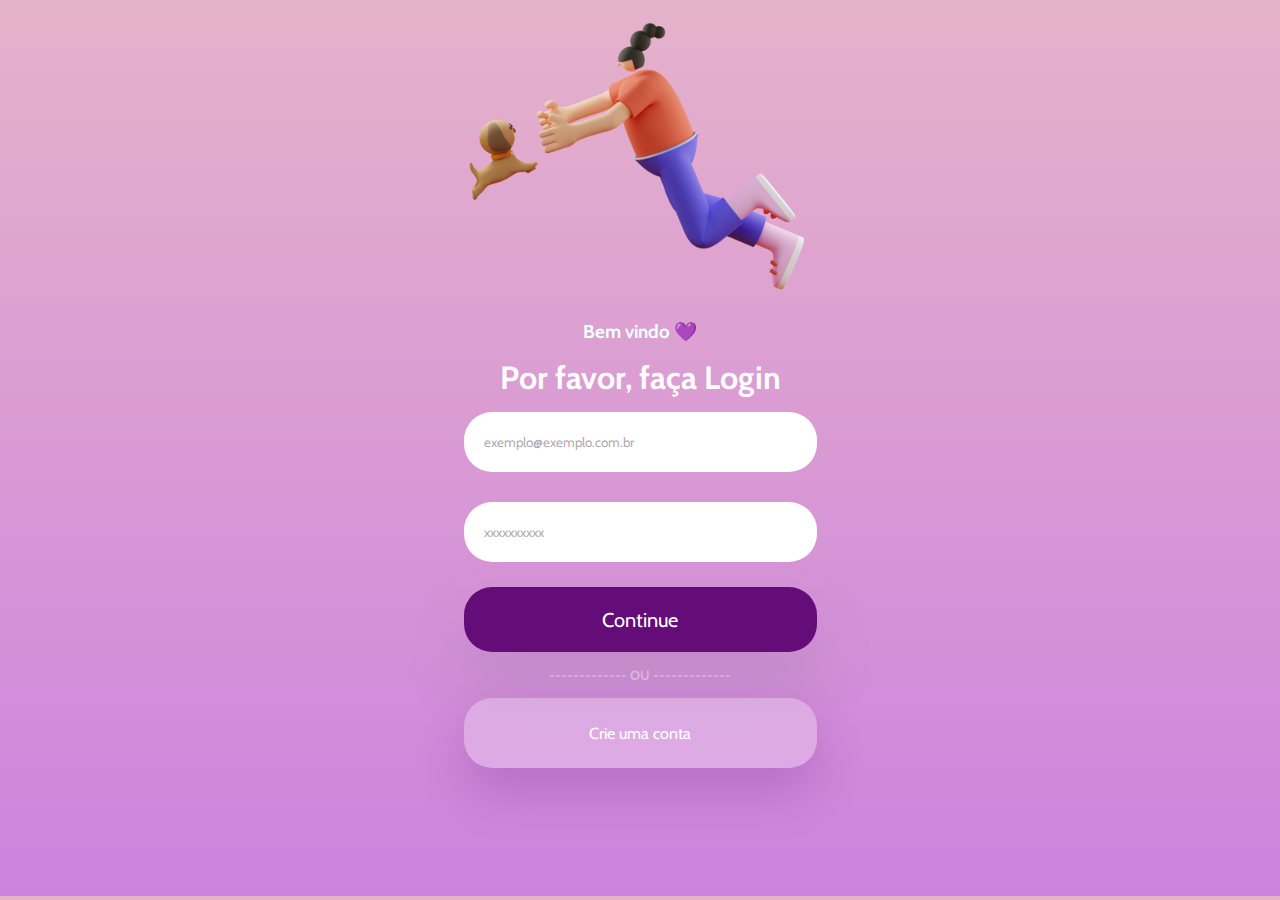
<file: index.html>
<!DOCTYPE html>
<html lang="en">

<head>
    <meta charset="UTF-8">
    <meta name="viewport" content="width=device-width, initial-scale=1.0">
    <!-- FONTE INICIO-->
    <link rel="preconnect" href="https://fonts.googleapis.com">
    <link rel="preconnect" href="https://fonts.gstatic.com" crossorigin>
    <link href="https://fonts.googleapis.com/css2?family=Bangers&family=Cabin:wght@500&display=swap" rel="stylesheet">
    <!-- FONTE FIM-->
    <link rel="stylesheet" href="style.css">

    
    <title>Tela: Login</title>
</head>

<body>
    <main>
        <img src="./Imagens/Imagem-topo.svg" alt="Foto de login">
        <h3> Bem vindo 💜 </h3>
        <h1> Por favor, faça Login</h1>

        <div class="ctn-input">
            <input placeholder="exemplo@exemplo.com.br" type="email" />
            <input placeholder="xxxxxxxxxx" type="password" />
        </div>
        <button class="btn-login"> Continue</button>
        <h5> ------------- OU ------------- </h5>

        <div>
            <a class="link" href="novaconta.html"> Crie uma conta </a>

        </div>





    </main>

</body>

</html>
</file>
<file: style.css>
*{
    margin: 0;
    padding: 0;
    box-sizing: border-box;
    font-family: 'Bangers', system-ui;
    font-family: 'Cabin', sans-serif; ;
}

body {
    
    flex-shrink: 0;
    display: flex;
    justify-content: center;
    background: linear-gradient(180deg, #E5B2CA 0%, #CD82DE 100%);
}

main {
    display: flex;
    flex-direction: column;
    padding: 15px 0px;
    max-width: 414px;
    min-height: 896px;
    gap: 15px;
}

h1 {
    color: rgb(252, 252, 252);
    text-align: center;
}

h3 {
    color: azure;
    text-align: center;
}

.ctn-input {
    display: flex;
    flex-direction: column;     
    gap: 20px;
    flex-shrink: 0;
       
}
input {
    border-radius: 28px;
    background: #FFF;
    padding: 0px 97px 0px 20px;
    height: 60px;
    border: none;
    margin-bottom: 10px;

}

input::placeholder {
    color: #908892b9;
}

button {
    border-radius: 28px;
    background: #FFF;
    padding: 0px 97px 0px ;
    height: 65px;
    border: none;
    background: #640c77;
    box-shadow: 0px 35px 55px 0px rgba(140, 126, 143, 0.25);
    color: #FFF;
    text-align: center;
    font-size: 20px;


}

h5 {
    color: rgba(255, 255, 255, 0.377);
    text-align: center;
}

a {
    display: flex;
    height: 70px;
    padding: 0px 104px 0px ;
    justify-content: center;
    align-items: center;
    flex-shrink: 0;
    border-radius: 28px;
    background: rgba(255, 255, 255, 0.28);
    box-shadow: 0px 25px 45px 0px rgba(120, 37, 139, 0.25);
    color: #FFF;
    text-decoration: none;
    
}

.btn-login:hover {
    background-color: #ad2cca;
    cursor: pointer;
    transition: 0.5s ease;
}

.link:hover {
    background-color: #e2bdeb;
    cursor: pointer;
    transition: 0.5s ease;

}
</file>
